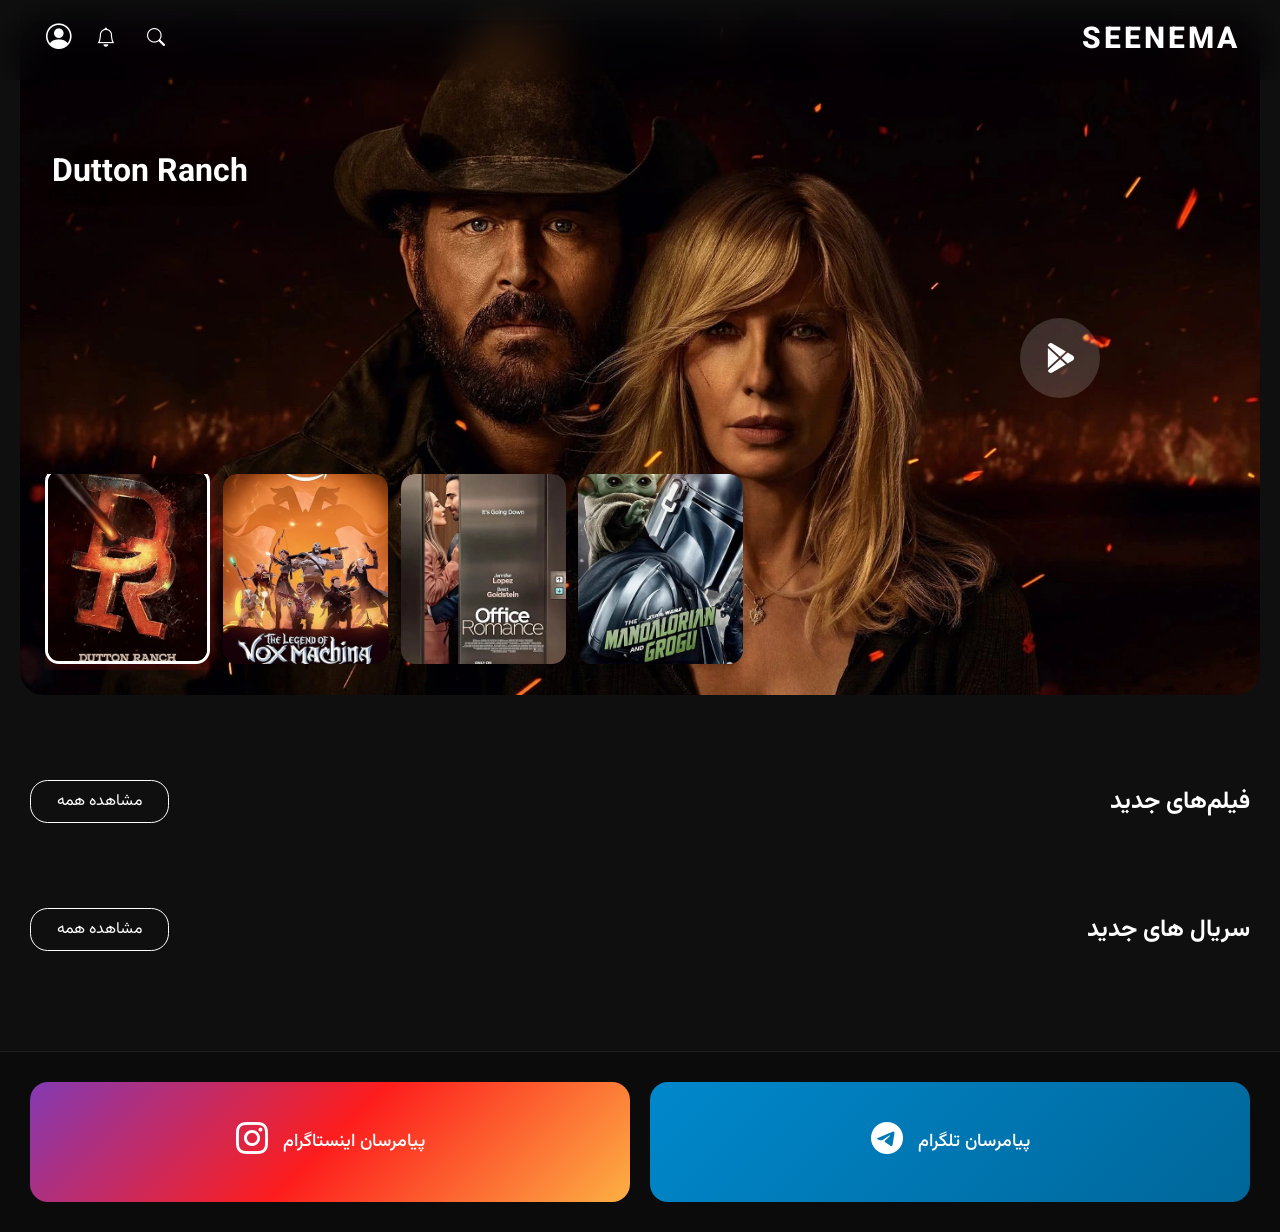
<file: index.html>
<!DOCTYPE html>
<html lang="fa" dir="rtl">
<head>
<meta charset="UTF-8">
<title>Seenema</title>
<meta name="viewport" content="width=device-width, initial-scale=1">

<link rel="stylesheet" href="https://cdn.jsdelivr.net/npm/bootstrap-icons@1.11.3/font/bootstrap-icons.css">
<link href="https://fonts.googleapis.com/css2?family=Vazirmatn:wght@300;400;500&display=swap" rel="stylesheet">
<link href="https://cdn.jsdelivr.net/npm/@splidejs/splide@4.1.4/dist/css/splide.min.css" rel="stylesheet">
<link rel="stylesheet" href="Css/index.css">
<link rel="stylesheet" href="Css/header.css">
<link rel="stylesheet" href="Css/footer.css">

</head>
<body>

<!-- HEADER -->
<div id="header-container"></div>

<!-- Featured Title -->
<section class="featured-section">

    <div class="featured-poster" id="featuredPoster">

        <div class="featured-overlay">

            <button id="featuredPlayBtn"></button>
            <svg id="featuredPlayButton" xmlns="http://www.w3.org/2000/svg" width="30" height="30" fill="currentColor" class="bi bi-google-play" viewBox="0 0 16 16"><path d="M14.222 9.374c1.037-.61 1.037-2.137 0-2.748L11.528 5.04 8.32 8l3.207 2.96zm-3.595 2.116L7.583 8.68 1.03 14.73c.201 1.029 1.36 1.61 2.303 1.055zM1 13.396V2.603L6.846 8zM1.03 1.27l6.553 6.05 3.044-2.81L3.333.215C2.39-.341 1.231.24 1.03 1.27"/></svg>
        </div>

            <h1 id="featuredTitle"></h1>

    <div class="splide" id="featured-content">

        <div class="splide__track">

            <ul class="splide__list" id="featuredSlider">
            </ul>

        </div>

    </div>

    </div>

</section>

<!-- MOVIES -->
<section class="content-row">

    <div class="section-header">
        <h2>فیلم‌های جدید</h2>
        <a href="Components/list.html?type=movie">مشاهده همه</a>
    </div>

    <div class="splide" id="newMoviesSplide">

        <div class="splide__track">

            <ul class="splide__list" id="newMoviesSlider">
            </ul>

        </div>

    </div>

</section>

<section class="content-row">

    <div class="section-header">
        <h2>سریال های جدید</h2>
        <a href="Components/list.html?type=series">مشاهده همه</a>
    </div>

    <div class="splide" id="newSeriesSplide">

        <div class="splide__track">

            <ul class="splide__list" id="newSeriesSlider">
            </ul>

        </div>

    </div>

</section>

<!-- Footer -->
<div id="footer-container"></div>

<script src="https://cdn.jsdelivr.net/npm/@splidejs/splide@4.1.4/dist/js/splide.min.js"></script>
<script src="Js/auth.js"></script>
<script src="Js/search.js"></script>
<script src="Js/api.js"></script>
<script src="Js/MovieLists.js"></script>
<script src="Js/index.js"></script>
<script src="Js/featured.js"></script>
<script src="Js/components.js"></script> 

</body>
</html>
</file>
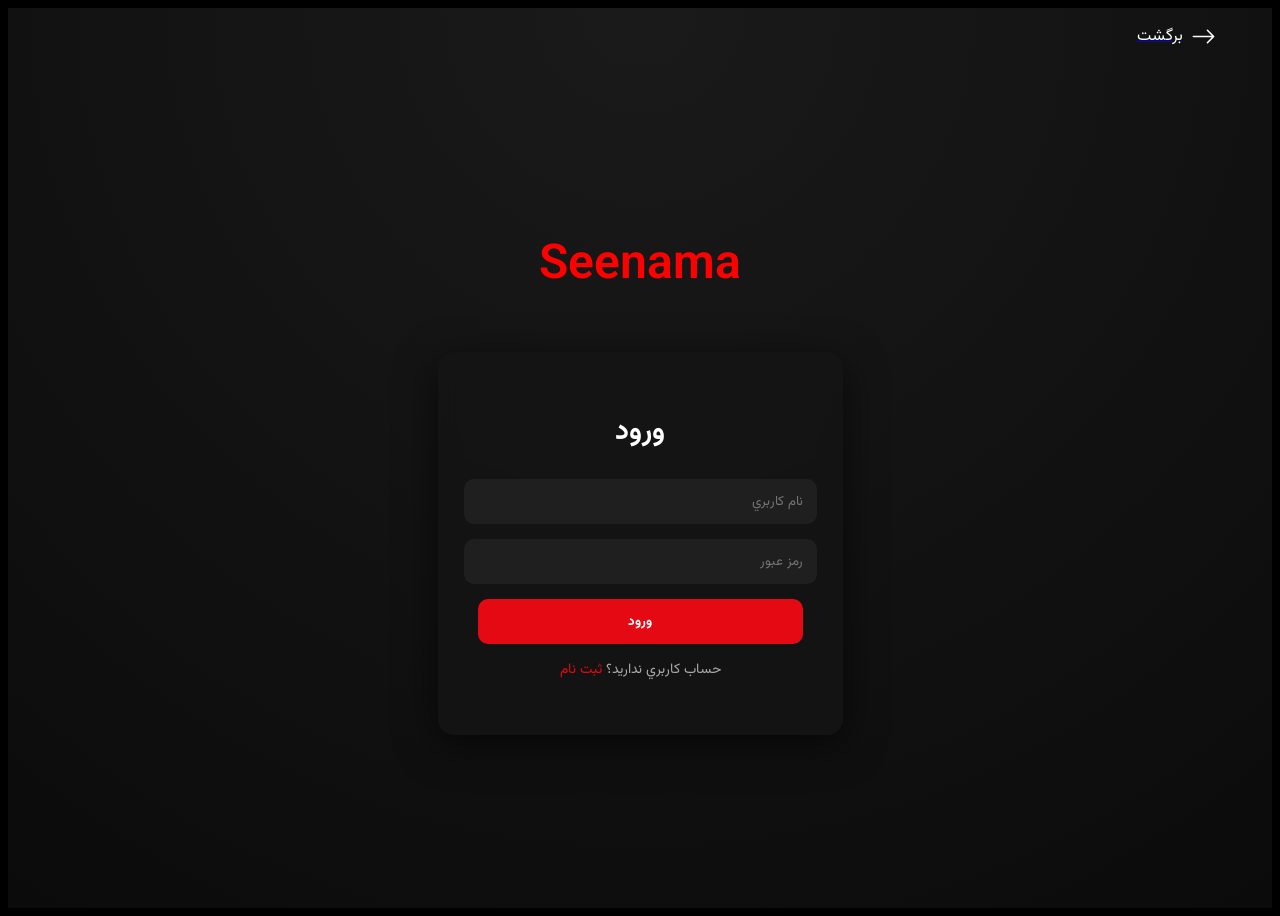
<file: login.html>
<!DOCTYPE html>
<html lang="en">
<head>
    <meta charset="UTF-8">
    <meta name="viewport" content="width=device-width, initial-scale=1.0">
    <title>Login</title>
    
    <link href="https://fonts.googleapis.com/css2?family=Vazirmatn:wght@300;400;500&display=swap" rel="stylesheet">
    <link rel="stylesheet" href="Css/login.css">
</head>
<body>
    
    <a href="index.html" class="backWrapper">
    
        <svg xmlns="http://www.w3.org/2000/svg" width="25" height="25" fill="currentColor" class="bi bi-arrow-right" viewBox="0 0 16 16"><path fill-rule="evenodd" d="M1 8a.5.5 0 0 1 .5-.5h11.793l-3.147-3.146a.5.5 0 0 1 .708-.708l4 4a.5.5 0 0 1 0 .708l-4 4a.5.5 0 0 1-.708-.708L13.293 8.5H1.5A.5.5 0 0 1 1 8"/></svg>
      
        <p>برگشت</p>

    </a >

    <div class="auth-container">

        <p class="seenama">Seenama</p>

        <div class="auth-box">

            <h1>ورود</h1>

            <form id="loginForm">

                <input type="text" id="username" placeholder="نام كاربري">

                <input type="password" id="password" placeholder="رمز عبور">

                <button type="submit">ورود</button>

            </form>

            <p>
                حساب كاربري نداريد؟
                <a href="register.html">ثبت نام</a>
            </p>

        </div>

    </div>

    <script src="Js/auth.js"></script>
    <script src="Js/login.js"></script>

</body>
</html>
</file>
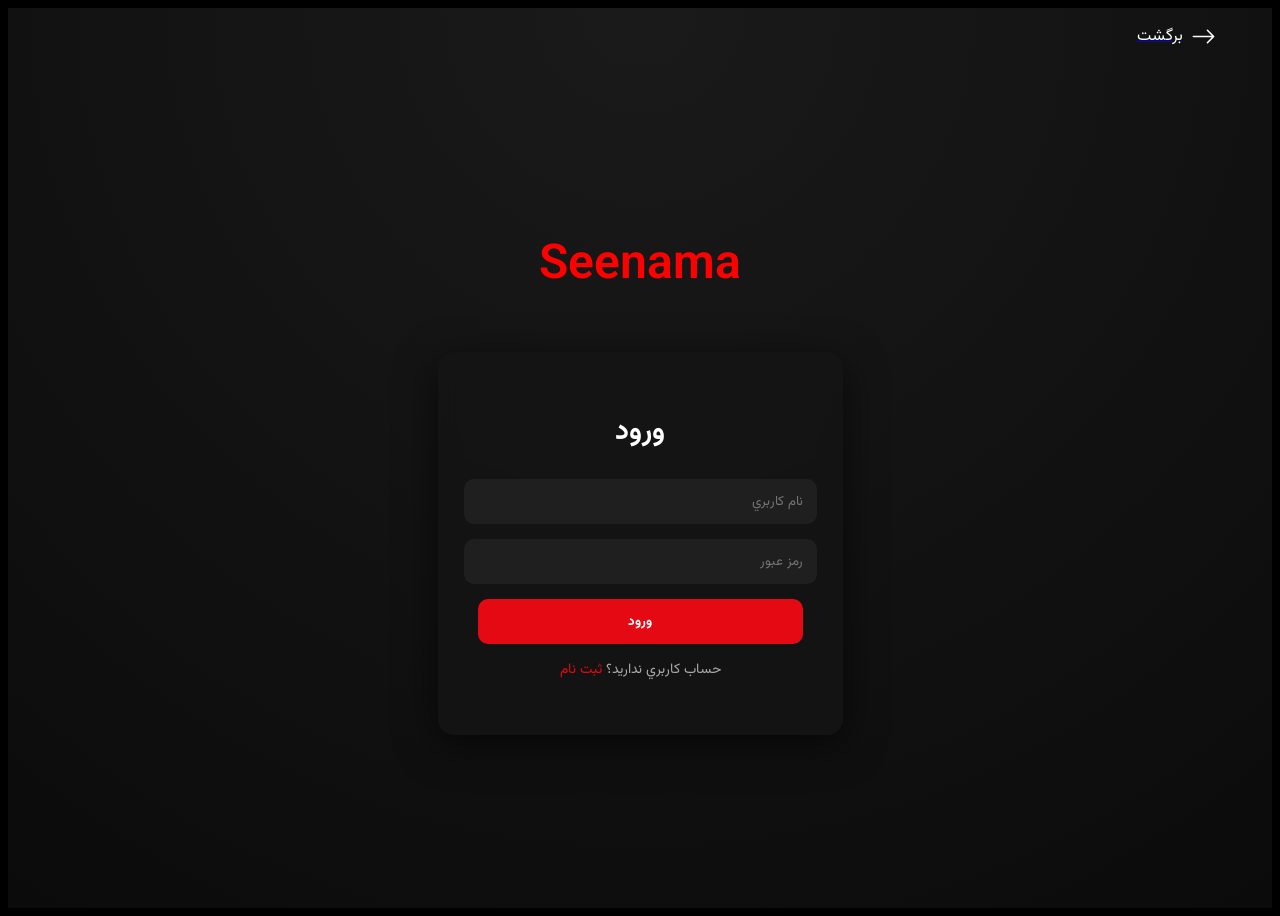
<file: profile.html>
<!DOCTYPE html>
<html lang="en">
<head>
    <meta charset="UTF-8">
    <meta name="viewport" content="width=device-width, initial-scale=1.0">
    <title>Document</title>

    <link href="https://fonts.googleapis.com/css2?family=Vazirmatn:wght@300;400;500&display=swap" rel="stylesheet">
    <link rel="stylesheet" href="Css/profile.css">

</head>
<body>

    <a href="index.html" class="backWrapper">
    
        <svg xmlns="http://www.w3.org/2000/svg" width="25" height="25" fill="currentColor" class="bi bi-arrow-right" viewBox="0 0 16 16"><path fill-rule="evenodd" d="M1 8a.5.5 0 0 1 .5-.5h11.793l-3.147-3.146a.5.5 0 0 1 .708-.708l4 4a.5.5 0 0 1 0 .708l-4 4a.5.5 0 0 1-.708-.708L13.293 8.5H1.5A.5.5 0 0 1 1 8"/></svg>
      
        <p>برگشت</p>

    </a>
    
    <div class="profile-container">

        <div class="profile-box">
        
            <h1>حساب کاربری</h1>
        
            <div class="profile-info">
                <p>خوش آمدید, <span id="profileName"></span></p>
            </div>
        
            <button id="logoutBtn">خروج</button>
        
        </div>

    </div>

    <script src="Js/auth.js"></script>
    <script src="Js/profile.js"></script>

</body>
</html>
</file>
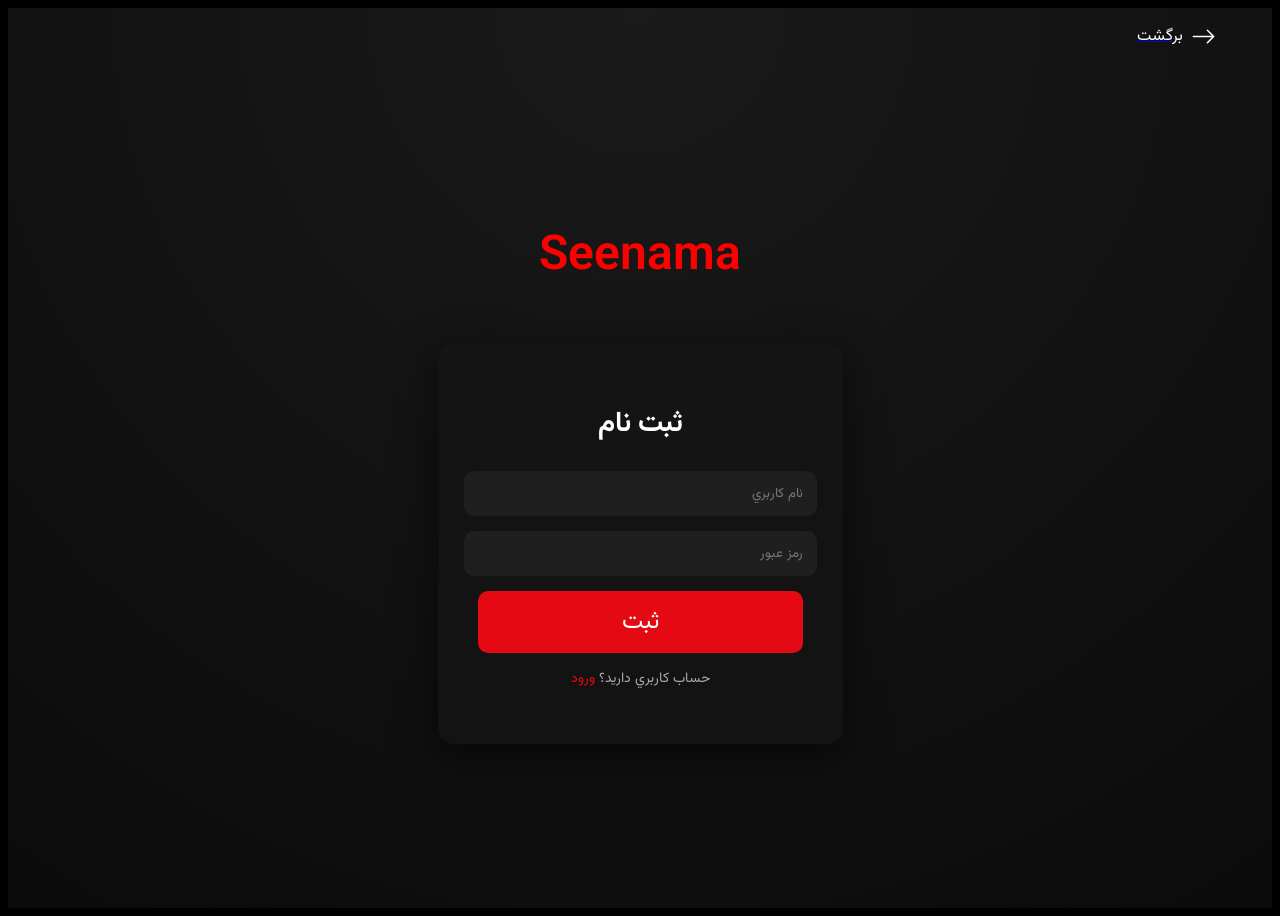
<file: register.html>
<!DOCTYPE html>
<html lang="en">
<head>
    <meta charset="UTF-8">
    <meta name="viewport" content="width=device-width, initial-scale=1.0">
    <title>Register</title>

    <link href="https://fonts.googleapis.com/css2?family=Vazirmatn:wght@300;400;500&display=swap" rel="stylesheet">
    <link rel="stylesheet" href="Css/register.css">
</head>
<body>
    
    <a href="index.html" class="backWrapper">
    
        <svg xmlns="http://www.w3.org/2000/svg" width="25" height="25" fill="currentColor" class="bi bi-arrow-right" viewBox="0 0 16 16"><path fill-rule="evenodd" d="M1 8a.5.5 0 0 1 .5-.5h11.793l-3.147-3.146a.5.5 0 0 1 .708-.708l4 4a.5.5 0 0 1 0 .708l-4 4a.5.5 0 0 1-.708-.708L13.293 8.5H1.5A.5.5 0 0 1 1 8"/></svg>
      
        <p>برگشت</p>

    </a>

    <div class="auth-container">

        <p class="seenama">Seenama</p>

        <div class="auth-box">

            <h1>ثبت نام</h1>

            <form id="registerForm">

                <input type="text" id="username" placeholder="نام كاربري">

                <input type="password" id="password" placeholder="رمز عبور">

                <button type="submit">ثبت</button>

            </form>

            <p>
                حساب كاربري داريد؟
                <a href="login.html">ورود</a>
            </p>

        </div>

    </div>

    <script src="Js/auth.js"></script>
    <script src="Js/register.js"></script>

</body>
</html>
</file>
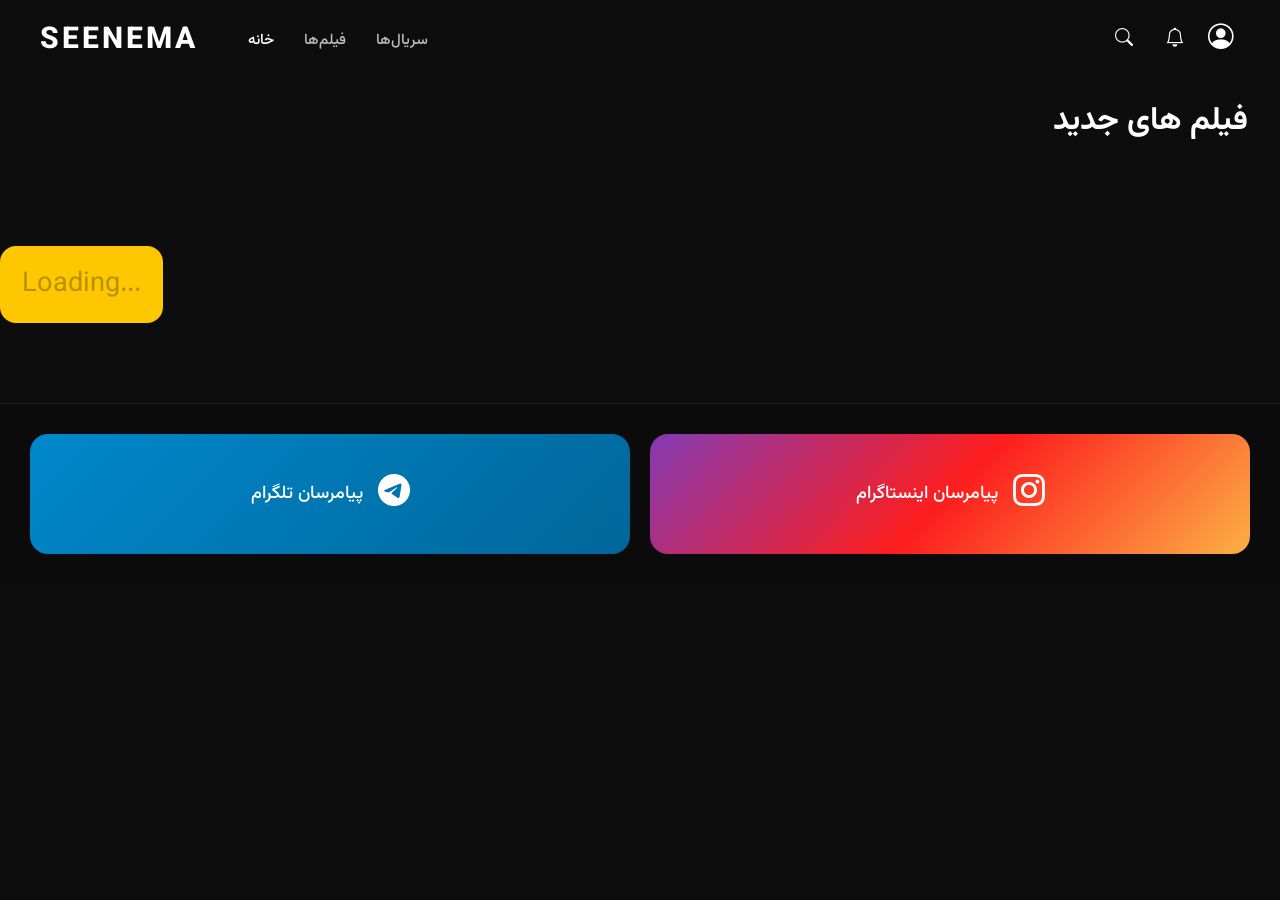
<file: Components/list.html>
<!DOCTYPE html>
<html lang="en">
<head>
    <meta charset="UTF-8">
    <meta name="viewport" content="width=device-width, initial-scale=1.0">
    <title>List</title>

    <link href="https://fonts.googleapis.com/css2?family=Vazirmatn:wght@300;400;500&display=swap" rel="stylesheet">
    <link rel="stylesheet" href="https://cdn.jsdelivr.net/npm/bootstrap-icons@1.11.3/font/bootstrap-icons.css">
    <link rel="stylesheet" href="../Css/header.css">
    <link rel="stylesheet" href="../Css/footer.css">
    <link rel="stylesheet" href="../Css/list.css">

</head>
<body>
    
    <div id="header-container"></div>

    <h1 id="pageTitle"></h1>
    
    <div id="listContainer"></div>

    <button id="loadMoreBtn">
        نمایش بیشتر
    </button>

    <div id="footer-container"></div>

    <script src="../Js/auth.js"></script>
    <script src="../Js/search.js"></script>
    <script src="../Js/api.js"></script>
    <script src="../Js/list.js"></script>
    <script src="../Js/components.js"></script>

</body>
</html>
</file>
<file: Css/index.css>
body{
  margin:0;
  font-family:tahoma;
  background:#111;
  color:#fff;
}

/* HEADER */
*{
  box-sizing: border-box;
  font-family: "Vazirmatn", sans-serif;
}

body {
  margin: 0;
  background: #0f0f0f;
  min-height: 100vh;
  color: white;
}

/* Timer... */
input {
  width: 100%;
  margin: 20px 0;
  padding: 12px;
  border-radius: 10px;
  border: none;
  background: rgba(255, 255, 255, 0.1);
  color: white;
  text-align: center;
}
.timer {
  font-size: 13px;
  color: #bbb;
  margin: 10px 0;
}

.resend-btn {
  background: none;
  border: none;
  color: #ff4d8d;
  cursor: not-allowed;
  font-size: 14px;
  margin-top: 5px;
}

.resend-btn.active {
  cursor: pointer;
  color: #ff0059;
}
input::placeholder {
  color: #bbb;
}

.submit-btn {
  width: 100%;
  padding: 12px;
  border-radius: 10px;
  border: none;
  background: linear-gradient(135deg, #ff0059, #ff4d8d);
  color: white;
  font-size: 15px;
  cursor: pointer;
}

.back {
  margin-top: 12px;
  font-size: 13px;
  color: #ccc;
  cursor: pointer;
}

/* MOVIES GRID */
.movies{
  display:grid;
  grid-template-columns:repeat(auto-fill,minmax(180px,1fr));
  gap:20px;
  padding:30px;
}
.new-movie{
  border:2px solid #e50914;
}

.movie{
  height:260px;
  background-size:cover;
  background-position:center;
  border-radius:15px;
  cursor:pointer;
  display:flex;
  align-items:flex-end;
  padding:12px;
  font-size:14px;
  position:relative;
}

.movie::after{
  content:"";
  position:absolute;
  inset:0;
  background:linear-gradient(to top,rgba(0,0,0,.7),transparent);
  border-radius:15px;
}

.movie span{
  position:relative;
  z-index:2;
  font-weight:bold;
}

/* Featured */
.featured-poster::before{
    content:"";
    position:absolute;
    inset:0;
    background-size: cover;
    background-position: center;
    filter: blur(0px);
    transform: scale(1.02);
}

.featured-poster{
    width:100%;
    height:75vh;
    border-radius:24px;
    position:relative;
    overflow:hidden;
    background: #111;
}

.featured-overlay{
    position:absolute;
    inset:0;

    display:flex;
    align-items:center;

    margin-right: 10rem;
}

#featuredPlayBtn{

    width:80px;
    height:80px;

    display:flex;
    justify-content:center;
    align-items:center;

    border:none;
    border-radius:50%;

    background: white;

    color:white;

    cursor:pointer;

    pointer-events:auto;

    opacity: 0.16;
}

#featuredPlayButton{
  margin-right: -3.5rem;
}

.featured-item{

    width:110px;
    height:160px;

    flex-shrink:0;

    border-radius:12px;

    background-size:cover;
    background-position:center;

    cursor:pointer;

    transition:.25s;
}

#fuck > img{
    width: 100%;
    height: 100%;
}

#featured-content{
    position:absolute;
    bottom:25px;
    /* right:25px; */
    left:25px;
    z-index:3;
}

#featured-content > .splide__arrows {
    display: none;
}

#featuredTitle{
    text-align: left;
    margin: 8rem 0 20px 2rem;
    font-size:2rem;
    font-weight:700;
    text-shadow:0 4px 20px rgba(0,0,0,.8);
}

.featured-slider{
    display:flex;
    justify-content: center;
    margin-top:25px;
    /* overflow-x:auto; */
    scrollbar-width:none;
    gap:15px;
}

.featured-slider::-webkit-scrollbar{
    display:none;
}

.featured-item{

    width:130px;
    height:190px;

    flex-shrink:0;

    border-radius:14px;

    background-size:cover;
    background-position:center;

    cursor:pointer;

    transition:.25s;
}

.featured-item.active{

    border:3px solid white;

    transform:translateY(-6px);

    box-shadow:
        0 0 20px rgba(229,9,20,.4);
}

.featured-section{
    padding:20px;
}

/* Movies */
.content-row{
    margin: 65px 0;
}

.section-header{
    display:flex;
    justify-content:space-between;
    align-items:center;

    padding:0 30px;
    margin-bottom:20px;
}

.section-header h2{
    margin:0;
    font-size:1.5rem;
}

.section-header a{
    color: white;
    text-decoration: none;
    border: 0.08rem solid white;
    padding: 0.5rem 1.6rem;
    border-radius: 1.1rem;
}

.movie-slider{

    display:flex;

    gap:16px;

    overflow-x:auto;

    padding:0 30px 10px;

    scroll-behavior:smooth;

    scrollbar-width:none;
}

.movie-slider::-webkit-scrollbar{
    display:none;
}

.slider-card{

    width:200px;

    flex-shrink:0;

    cursor:pointer;

    transition:.25s;
}

.slider-card:hover{
    transform:translateY(-6px);
}

.slider-poster{

    width:95%;
    height:300px;

    border-radius:16px;

    background-size:cover;
    background-position:center;
}

.slider-title{

    margin-top:10px;

    font-size:.95rem;

    text-align:center;
}

@media (max-width:768px){

    .slider-card{

        width:140px;
    }

    .slider-poster{

        height:210px;
    }

    .section-header{

        padding:0 15px;
    }

    .movie-slider{

        padding:0 15px 10px;
    }

}

/* Add these styles to your featured.css */

#featuredSlider {
    list-style: none;
    padding: 0;
    margin: 0;
}

#featuredSlider .splide__slide {
    cursor: pointer;
    transition: transform 0.25s ease, border 0.25s ease;
    border-radius: 14px;
    overflow: hidden;
    position: relative;
}

#featuredSlider .splide__slide:hover {
    transform: translateY(-6px);
}

#featuredSlider .splide__slide.active {
    border: 3px solid white;
    transform: translateY(-6px);
    box-shadow: 0 0 20px rgba(229, 9, 20, 0.4);
}

#featuredSlider .splide__slide img {
    width: 100%;
    height: 100%;
    object-fit: cover;
    display: block;
}

/* Style Splide arrows */
.splide__arrow {
    background: rgba(0, 0, 0, 0.5);
    opacity: 0.7;
    width: 40px;
    height: 40px;
}

.splide__arrow:hover {
    background: rgba(0, 0, 0, 0.8);
    opacity: 1;
}

.splide__arrow svg {
    fill: white;
}

/* Make sure featured content is positioned correctly */
#featured-content {
    position: absolute;
    bottom: 25px;
    left: 25px;
    right: 25px;
    z-index: 3;
}

/* Responsive adjustments */
@media (max-width: 768px) {
    #featured-content {
        bottom: 15px;
        left: 15px;
        right: 15px;
    }
    
    .splide__arrow {
        width: 30px;
        height: 30px;
    }
}

/* Fix for featured poster background */
.featured-poster {
    width: 100%;
    height: 75vh;
    border-radius: 24px;
    position: relative;
    overflow: hidden;
    background-size: cover;
    background-position: center;
    background-repeat: no-repeat;
}

#featuredTitle {
    text-align: left;
    margin: 8rem 0 20px 2rem;
    font-size: 2rem;
    font-weight: 700;
    text-shadow: 0 4px 20px rgba(0, 0, 0, 0.8);
    position: relative;
    z-index: 2;
}

/* Add these styles to your featured.css - replace the existing .slider-card styles */

/* Default slider-card styles for movie sections */
.slider-card {
    width: 200px;
    flex-shrink: 0;
    cursor: pointer;
    transition: .25s;
}

/* Featured slider specific card sizes */
#featuredSlider .slider-card {
    width: 130px;  /* Smaller width for featured slider */
    height: 190px; /* Fixed height for consistency */
}

/* Make images fill the cards properly */
#featuredSlider .slider-card img {
    width: 100%;
    height: 100%;
    object-fit: cover;
    border-radius: 14px;
}

/* Responsive sizes for featured slider */
@media (max-width: 1200px) {
    #featuredSlider .slider-card {
        width: 120px;
        height: 175px;
    }
}

@media (max-width: 992px) {
    #featuredSlider .slider-card {
        width: 110px;
        height: 160px;
    }
}

@media (max-width: 768px) {
    #featuredSlider .slider-card {
        width: 100px;
        height: 145px;
    }
}

@media (max-width: 480px) {
    #featuredSlider .slider-card {
        width: 85px;
        height: 125px;
    }
}

/* Keep original slider-card styles for movie sections */
.content-row .slider-card {
    width: 200px;
}

@media (max-width: 768px) {
    .content-row .slider-card {
        width: 140px;
    }
}

/* Featured slider specific styles */
.featured-slide {
    cursor: pointer;
    transition: transform 0.25s ease, border 0.25s ease;
    border-radius: 14px;
    overflow: hidden;
    position: relative;
    width: 130px;  /* Fixed width */
    flex-shrink: 0;
}

.featured-card {
    width: 100%;
    height: 190px;  /* Fixed height */
    display: block;
}

.featured-card img {
    width: 100%;
    height: 100%;
    object-fit: cover;
    display: block;
    border-radius: 14px;
}

.featured-slide:hover {
    transform: translateY(-6px);
}

.featured-slide.active {
    border: 3px solid white;
    transform: translateY(-6px);
    box-shadow: 0 0 20px rgba(229, 9, 20, 0.4);
}

.featured-slide.active .featured-card img {
    border-radius: 11px;  /* Slightly smaller radius to account for border */
}

/* Responsive sizes for featured slides */
@media (max-width: 1200px) {
    .featured-slide {
        width: 115px;
    }
    .featured-card {
        height: 230px;
    }
}

@media (max-width: 992px) {
    .featured-slide {
        width: 105px;
    }
    .featured-card {
        height: 155px;
    }
}

@media (max-width: 768px) {
    .featured-slide {
        width: 95px;
    }
    .featured-card {
        height: 140px;
    }
}

@media (max-width: 576px) {
    .featured-slide {
        width: 85px;
    }
    .featured-card {
        height: 125px;
    }
}

@media (max-width: 480px) {
    .featured-slide {
        width: 75px;
    }
    .featured-card {
        height: 250px;
    }
}

/* Remove any conflicting styles */
#featuredSlider {
    list-style: none;
    padding: 0;
    margin: 0;
    direction: ltr;
}

#featuredSlider .splide__slide {
    max-width: 165px;
    width: auto;
}
</file>
<file: Css/header.css>
.main-header{
    position:fixed;
    top:0;
    right:0;
    left:0;

    height:80px;

    display:flex;
    justify-content:space-between;
    align-items:center;

    padding:0 40px;

    /* background:
    linear-gradient(
        to bottom,
        rgba(0,0,0,.9),
        rgba(0,0,0,.55)
    ); */

    backdrop-filter:blur(18px);

    z-index:9999;
}

.header-right{
    display:flex;
    align-items:center;
    gap:50px;

    min-width: 0;
}

.logo{
    color:#fff;
    text-decoration:none;

    font-size:30px;
    font-weight:800;

    letter-spacing:3px;

    white-space:nowrap;
    flex-shrink:1;
}

.nav-menu{
    display:flex;
    align-items:center;
    gap:30px;
}

.nav-menu a{
    text-decoration:none;

    color:#bdbdbd;

    font-size:15px;
    font-weight:500;

    transition:.25s;
}

.nav-menu a:hover,
.nav-menu a.active{
    color:#fff;
}

.header-left{
    display:flex;
    align-items:center;
    gap:12px;

    flex-shrink: 0;
}

.header-btn{
    width:46px;
    height:46px;

    border:none;
    border-radius:14px;

    background:transparent;

    color:white;

    cursor:pointer;

    transition:.25s;
}

.header-btn:hover{
    background:rgba(255,255,255,.15);
}

.header-btn i{
    font-size:18px;
}

.login-btn{
    height:46px;

    border:none;

    padding:0 18px;

    border-radius:14px;

    background:#e50914;

    color:white;

    display:flex;
    align-items:center;
    gap:10px;

    cursor:pointer;

    font-weight:600;

    transition:.25s;
}

.login-btn:hover{
    transform:translateY(-2px);
}

.login-btn i{
    font-size:18px;
}

.profile-menu{

    position:relative;

}

#profileBtn{

    background:none;
    border:none;

    cursor:pointer;

    font-size:1.6rem;
    color:white;

}

.profile-dropdown{

    position:absolute;

    top:100%;
    left:0;

    min-width:180px;

    background:#111;

    border-radius:12px;

    overflow:hidden;

    display:none;

    z-index:9999;

    box-shadow:
        0 10px 25px rgba(0,0,0,.4);

}

.profile-dropdown.show{

    display:block;

}

.profile-dropdown a,
.profile-dropdown button{

    width:100%;

    display:block;

    padding:12px 16px;

    text-align:right;

    background:none;

    border:none;

    color:white;

    cursor:pointer;

    text-decoration:none;

}

.profile-dropdown a:hover,
.profile-dropdown button:hover{

    background:#222;

}

/* Tablet */

@media (max-width: 992px){

    .main-header{
        padding:0 20px;
    }

    .logo{
        font-size:24px;
        letter-spacing:2px;
    }

    .nav-menu{
        gap:18px;
    }

    .nav-menu a{
        font-size:14px;
    }

}

/* Mobile */

@media (max-width: 768px){

    .main-header{
        height:70px;
        padding:0 12px;
    }

    .nav-menu{
        display:none;
    }

    .logo{
        font-size:20px;
        letter-spacing:1px;
    }

    .header-left{
        gap:8px;
    }

    .header-btn{
        width:40px;
        height:40px;
    }

    .login-btn{
        width:40px;
        height:40px;

        padding:0;

        justify-content:center;
    }

    .login-btn span{
        display:none;
    }

}

/* Smaller Moblie Screens */

@media (max-width: 420px){

    .logo{
        font-size:17px;
    }

    .header-btn{
        width:36px;
        height:36px;
    }

    .header-btn i,
    .login-btn i{
        font-size:16px;
    }

}

.notification-wrapper{
    position:relative;
}

#notificationBtn{
    background:none;
    border:none;
    color:white;
    cursor:pointer;
    font-size:1.2rem;
    position:relative;
}

#notificationBadge{

    position:absolute;

    top:-6px;
    right:-6px;

    min-width:18px;
    height:18px;

    border-radius:50%;

    background:#e50914;

    display:flex;
    justify-content:center;
    align-items:center;

    font-size:.7rem;
}

.notification-dropdown{

    position:absolute;

    top:120%;
    left:500%;
    transform:translateX(-50%);

    width:300px;

    background:#111;

    border-radius:12px;

    display:none;

    z-index:1000;

    overflow:hidden;
}

.notification-dropdown.show{
    display:block;
}

.notification-item{

    padding:12px;

    border-bottom:
        1px solid rgba(255,255,255,.08);
}

.notification-item.unread{
    background:
        rgba(229,9,20,.08);
}

.notification-item p{
    margin:5px 0;
    font-size:.85rem;
}

.notification-item small{
    opacity:.6;
}

.notification-empty{
    padding:20px;
    text-align:center;
}

.remove-notification {

    margin-top: 8px;

    padding: 6px 10px;

    border: none;
    border-radius: 6px;

    background: #e50914;

    color: white;

    cursor: pointer;

    font-size: .8rem;

    transition: .2s;
}

.remove-notification:hover {

    background: #ff1b2d;

}

.search-item {

    display: flex;

    align-items: center;

    gap: 12px;

    padding: 10px;

    cursor: pointer;

    transition: .2s;
}

.search-item:hover {

    background:
        rgba(255,255,255,.05);

}

.search-poster {

    width: 60px;

    height: 90px;

    object-fit: cover;

    border-radius: 8px;

    flex-shrink: 0;

}

.search-info {

    display: flex;

    flex-direction: column;

    gap: 4px;

}

.search-title {

    color: white;

    font-weight: 600;

}

.search-type {

    color: #999;

    font-size: .85rem;

}

/* =========================
   SEARCH MODAL FIX (IMPORTANT)
========================= */

.search-modal {

    position: fixed;

    inset: 0;

    background: rgba(0,0,0,.85);

    display: none;

    justify-content: center;

    align-items: flex-start;

    padding-top: 100px;

    z-index: 99999;
}

.search-modal.show {
    display: flex;
    height: 200vh;
}

.search-box {

    width: min(700px, 95vw);

    background: #111;

    border-radius: 16px;

    overflow: hidden;
}

/* header inside search box */
.search-header {

    display: flex;

    align-items: center;

    background: #1a1a1a;
}

/* input fix */
#searchInput {

    flex: 1;

    padding: 16px;

    border: none;

    outline: none;

    background: transparent;

    color: white;

    font-size: 1rem;
}

/* close button fix */
.bi-x-lg::before{
        content: "\f659";
    border: 0.12rem solid white;
    border-radius: 50%;
    padding: 0.5rem;
}

#closeSearchBtn {

    width: 56px;
    height: 56px;
    
    border: none;
    padding-left: 2rem;
    
    background: transparent;
    color: white;
    
    cursor: pointer;
    
    font-size: 18px;
    
    position: absolute;
    left: 0;
}

#closeSearchBtn:hover {
    background: rgba(255,255,255,.08);
}

/* results container */
#searchResults {

    max-height: 60vh;

    overflow-y: auto;
}
</file>
<file: Css/footer.css>
/* ===========================
   FOOTER
=========================== */

.main_footer{
    width:100%;
    margin-top:80px;
}

/* ===========================
   DESKTOP FOOTER
=========================== */

.default_footer{
    display:flex;
    gap:20px;

    padding:30px;

    background:#0b0b0b;

    border-top:1px solid rgba(255,255,255,.08);
}

.find_us{
    flex:1;

    height:120px;

    display:flex;
    justify-content:center;
    align-items:center;
    gap:15px;

    border-radius:18px;

    cursor:pointer;

    transition:.3s;
}

.find_us p{
    margin:0;
    font-size:18px;
    font-weight:500;
}

.find_us i{
    font-size:32px;
}

/* Telegram */

#telegram{
    background:linear-gradient(
        135deg,
        #0088cc,
        #006699
    );
}

#telegram:hover{
    transform:translateY(-4px);
}

/* Instagram */

#instagram{
    background:linear-gradient(
        135deg,
        #833ab4,
        #fd1d1d,
        #fcb045
    );
}

#instagram:hover{
    transform:translateY(-4px);
}

/* ===========================
   MOBILE FOOTER
=========================== */

.mobile_footer{
    display:none;
}

/* ===========================
   MOBILE
=========================== */

@media (max-width:768px){

    .default_footer{
        padding:15px;
        flex-direction:column;
    }

    .find_us{
        width:100%;
        min-height:80px;
    }

    .find_us p{
        font-size:15px;
    }

    .find_us i{
        font-size:24px;
    }

    /* fixed bottom navigation */

    /* .mobile_footer{

        display:flex;

        position:fixed;

        bottom:0;
        right:0;
        left:0;

        height:65px;

        background:rgba(11,11,11,.95);

        backdrop-filter:blur(16px);

        border-top:1px solid rgba(255,255,255,.08);

        z-index:9999;
    } */

    .footer_icon{

        flex:1;

        display:flex;

        flex-direction:column;

        justify-content:center;
        align-items:center;

        gap:4px;

        cursor:pointer;

        transition:.2s;

        color:#bdbdbd;
    }

    .footer_icon:hover{
        color:white;
    }

    .footer_icon i{
        font-size:18px;
    }

    .footer_icon p{
        margin:0;
        font-size:11px;
    }

    /* Prevent content from hiding
       behind fixed footer */

    body{
        padding-bottom:80px;
    }
}
</file>
<file: Css/login.css>
*{

  font-family: "Vazirmatn", sans-serif;
}

body{
    background: black;
}

.backWrapper{

    background: transparent;
    position: absolute;
    right: 5%;

    display: flex;
    flex-direction: row-reverse;
    align-items: center;
    gap: 0.5rem;
}

.backWrapper svg{
    color: white;

}

.backWrapper p{
    color: white;

}

.auth-container {

    display: flex;
    flex-direction: column;
    align-items: center;
    justify-content: center;

    height: 100vh;
    display: flex;

    background: radial-gradient(circle at top, #1a1a1a, #0b0b0b);
}

.seenama{
        
    color: red;
    font-size: xxx-large;
    font-weight: 600;
}

#loginForm{
    
    display: flex;
    
    flex-direction: column;
    
    align-items: center;
}

#username, #password{
    text-align: right;
}

.auth-box {
    width: 100%;
    max-width: 325px;

    padding: 40px;
    border-radius: 16px;

    background: rgba(20, 20, 20, 0.9);
    backdrop-filter: blur(10px);

    box-shadow: 0 10px 40px rgba(0, 0, 0, 0.6);

    color: white;
}

.auth-box h1 {
    text-align: center;
    margin-bottom: 25px;
    font-size: 28px;
}

.auth-box input {
    width: 100%;
    padding: 12px 14px;
    margin-bottom: 15px;

    border: none;
    border-radius: 10px;

    background: #1f1f1f;
    color: white;

    outline: none;
    transition: 0.2s;
}

.auth-box input:focus {
    background: #2a2a2a;
    transform: scale(1.02);
}

.auth-box button {
    width: 100%;
    padding: 12px;

    border: none;
    border-radius: 10px;

    background: #e50914;
    color: white;

    font-weight: bold;
    cursor: pointer;

    transition: 0.2s;
}

.auth-box button:hover {
    background: #ff1b2d;
    transform: scale(1.03);
}

.auth-box p {
    text-align: center;
    margin-top: 15px;
    font-size: 14px;
    color: #aaa;
}

.auth-box a {
    color: #e50914;
    text-decoration: none;
}

.auth-box a:hover {
    text-decoration: underline;
}
</file>
<file: Css/profile.css>
*{

  font-family: "Vazirmatn", sans-serif;
}

body{
    background: black;
}

.backWrapper{

    background: transparent;
    position: absolute;
    right: 5%;

    display: flex;
    flex-direction: row-reverse;
    align-items: center;
    gap: 0.5rem;
}

.backWrapper svg{
    color: white;

}

.backWrapper p{
    color: white;

}

.profile-container {
    height: 100vh;
    display: flex;
    justify-content: center;
    align-items: center;

    background: radial-gradient(circle at top, #1a1a1a, #0b0b0b);
}

.profile-box {
    width: 100%;
    max-width: 420px;

    padding: 40px;
    border-radius: 16px;

    background: rgba(20, 20, 20, 0.9);
    backdrop-filter: blur(10px);

    box-shadow: 0 10px 40px rgba(0, 0, 0, 0.6);

    color: white;
    text-align: center;
}

.profile-box h1 {
    margin-bottom: 20px;
}

.profile-info {
    margin-bottom: 25px;
    font-size: 18px;
    color: #ccc;
}

#logoutBtn {
    width: 100%;
    padding: 12px;

    border: none;
    border-radius: 10px;

    background: #e50914;
    color: white;

    font-weight: bold;
    cursor: pointer;

    transition: 0.2s;
}

#logoutBtn:hover {
    background: #ff1b2d;
    transform: scale(1.03);
}
</file>
<file: Css/register.css>
*{

  font-family: "Vazirmatn", sans-serif;
}

body{
    background: black;
}

.backWrapper{

    background: transparent;
    position: absolute;
    right: 5%;

    display: flex;
    flex-direction: row-reverse;
    align-items: center;
    gap: 0.5rem;
}

.backWrapper svg{
    color: white;

}

.backWrapper p{
    color: white;

}

.auth-container {

    display: flex;
    flex-direction: column;
    justify-content: center;
    align-items: center;

    height: 100vh;
    display: flex;

    background: radial-gradient(
        circle at top,
        #1a1a1a,
        #0b0b0b
    );
}

.seenama{

    color: red;
    font-size: xxx-large;
    font-weight: 600;
}

#registerForm{
 
    display: flex;
 
    flex-direction: column;
 
    align-items: center;
}

#password, #username{
    text-align: right;
}

.auth-box {
    width: 100%;
    max-width: 325px;

    padding: 40px;
    border-radius: 16px;

    background: rgba(20, 20, 20, 0.9);
    backdrop-filter: blur(10px);

    box-shadow: 0 10px 40px rgba(0, 0, 0, 0.6);

    color: white;
}

.auth-box h1 {
    text-align: center;
    margin-bottom: 25px;
    font-size: 28px;
}

.auth-box input {
    width: 100%;
    padding: 12px 14px;
    margin-bottom: 15px;

    border: none;
    border-radius: 10px;

    background: #1f1f1f;
    color: white;

    outline: none;
    transition: 0.2s;
}

.auth-box input:focus {
    background: #2a2a2a;
    transform: scale(1.02);
}

.auth-box button {
   
    width: 100%;
   
    padding: 12px;
   
    border: none;
   
    border-radius: 10px;
   
    background: #e50914;
   
    color: white;
   
    font-weight: 400;
   
    cursor: pointer;
   
    transition: 0.2s;
   
    font-size: 1.5rem;
}

.auth-box button:hover {
    background: #ff1b2d;
    transform: scale(1.03);
}

.auth-box p {
    text-align: center;
    margin-top: 15px;
    font-size: 14px;
    color: #aaa;
}

.auth-box a {
    color: #e50914;
    text-decoration: none;
}

.auth-box a:hover {
    text-decoration: underline;
}

.auth-box input::placeholder {
    color: #777;
}
</file>
<file: Css/list.css>
body{

    overflow-x:hidden;
    margin:0;

    background:#0d0d0d;
    color:white;
}

*{

    box-sizing:border-box;
    font-family:"Vazirmatn",sans-serif;
}

#pageTitle{

    margin-top: 6rem;
    
    margin-right: 2rem;
    
    text-align: right;
}

#listContainer{

    max-width:1400px;

    margin:30px auto;

    padding:20px;

    display:grid;

    grid-template-columns:
        repeat(
            auto-fill,
            minmax(180px,1fr)
        );

    gap:20px;
}

.movie-card{

    cursor:pointer;

    transition:.25s;
}

.movie-card:hover{

    transform:
        translateY(-4px);
}

.movie-card img{

    width:100%;

    aspect-ratio:
        2 / 3;

    object-fit:cover;

    border-radius:16px;

    display:block;
}

.movie-title{

    margin-top:10px;

    text-align:center;

    font-size:.95rem;

    line-height:1.4;
}

#loadMoreBtn{

    background-color: #FFC700;
    
    font-size: 1.7rem;
    
    font-weight: 400;
    
    border: 1rem solid #FFC700;
    
    border-radius: 1rem;
    
    display: flex;
    
    justify-self: center;
}

@media(max-width:768px){

    #listContainer{

        grid-template-columns:
            repeat(
                2,
                1fr
            );

        gap:15px;
    }
}
</file>
